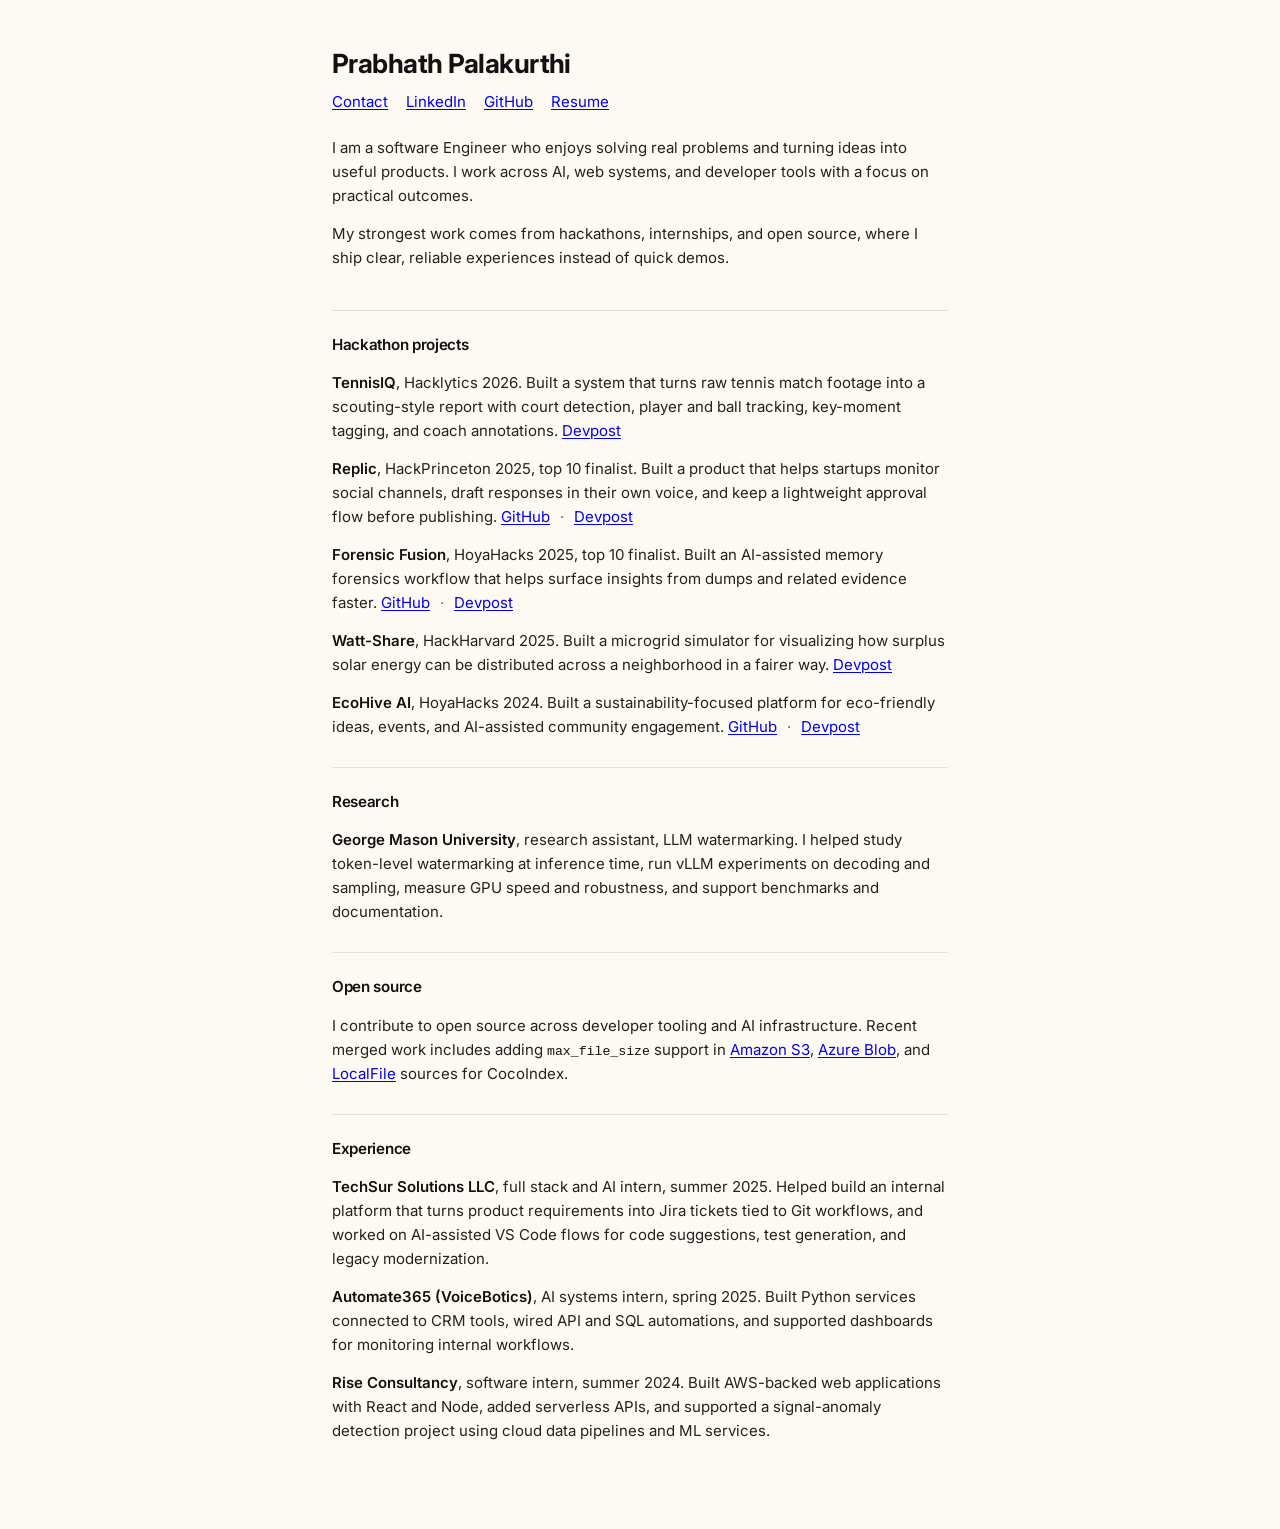
<file: index.html>
<!DOCTYPE html>
<html lang="en">
<head>
    <meta charset="UTF-8">
    <meta name="viewport" content="width=device-width, initial-scale=1.0">
    <title>Prabhath Palakurthi</title>
    <meta
        name="description"
        content="Prabhath Palakurthi is a computer science student and software builder focused on hackathon projects, open source, and product engineering."
    >
    <link rel="preconnect" href="https://fonts.googleapis.com">
    <link rel="preconnect" href="https://fonts.gstatic.com" crossorigin>
    <link href="https://fonts.googleapis.com/css2?family=Inter:wght@400;500;600;700&display=swap" rel="stylesheet">
    <link rel="stylesheet" href="style.css">
</head>
<body>
    <main class="page">
        <header class="header">
            <h1>Prabhath Palakurthi</h1>
            <p class="links">
                <a href="mailto:palakurthiprabhath@gmail.com">Contact</a>
                <a href="https://www.linkedin.com/in/prabhath004/" target="_blank" rel="noopener noreferrer">LinkedIn</a>
                <a href="https://github.com/prabhath004" target="_blank" rel="noopener noreferrer">GitHub</a>
                <a href="images/palakurthi_resume.pdf" target="_blank" rel="noopener noreferrer">Resume</a>
            </p>
            <p class="intro">
        I am a software Engineer who enjoys solving real problems and turning ideas into useful products.
                I work across AI, web systems, and developer tools with a focus on practical outcomes.
            </p>
            <p class="intro">
                My strongest work comes from hackathons, internships, and open source, where I ship clear,
                reliable experiences instead of quick demos.
            </p>
        </header>

        <section id="projects">
            <h2>Hackathon projects</h2>

            <p>
                <strong>TennisIQ</strong>, Hacklytics 2026. Built a system that turns raw tennis match
                footage into a scouting-style report with court detection, player and ball tracking,
                key-moment tagging, and coach annotations.
                <a href="https://devpost.com/software/tennisiq" target="_blank" rel="noopener noreferrer">Devpost</a>
            </p>

            <p>
                <strong>Replic</strong>, HackPrinceton 2025, top 10 finalist. Built a product that
                helps startups monitor social channels, draft responses in their own voice, and keep a
                lightweight approval flow before publishing.
                <a href="https://github.com/prabhath004/twitly" target="_blank" rel="noopener noreferrer">GitHub</a>
                <span class="divider">·</span>
                <a href="https://devpost.com/software/brand-pilot" target="_blank" rel="noopener noreferrer">Devpost</a>
            </p>

            <p>
                <strong>Forensic Fusion</strong>, HoyaHacks 2025, top 10 finalist. Built an AI-assisted
                memory forensics workflow that helps surface insights from dumps and related evidence
                faster.
                <a href="https://github.com/prabhath004/forensic-fusion" target="_blank" rel="noopener noreferrer">GitHub</a>
                <span class="divider">·</span>
                <a href="https://devpost.com/software/goat-cdbnoz" target="_blank" rel="noopener noreferrer">Devpost</a>
            </p>

            <p>
                <strong>Watt-Share</strong>, HackHarvard 2025. Built a microgrid simulator for
                visualizing how surplus solar energy can be distributed across a neighborhood in a
                fairer way.
                <a href="https://devpost.com/software/project-hackharvard-25" target="_blank" rel="noopener noreferrer">Devpost</a>
            </p>

            <p>
                <strong>EcoHive AI</strong>, HoyaHacks 2024. Built a sustainability-focused platform for
                eco-friendly ideas, events, and AI-assisted community engagement.
                <a href="https://github.com/prabhath004/Ecohive" target="_blank" rel="noopener noreferrer">GitHub</a>
                <span class="divider">·</span>
                <a href="https://devpost.com/software/ecosphere-ai" target="_blank" rel="noopener noreferrer">Devpost</a>
            </p>
        </section>

        <section id="research">
            <h2>Research</h2>

            <p>
                <strong>George Mason University</strong>, research assistant, LLM watermarking. I helped study token-level watermarking at inference time,
                run vLLM experiments on decoding and sampling, measure GPU speed and robustness, and
                support benchmarks and documentation.
            </p>
        </section>

        <section id="open-source">
            <h2>Open source</h2>

            <p>
                I contribute to open source across developer tooling and AI infrastructure. Recent
                merged work includes adding <code>max_file_size</code> support in
                <a href="https://github.com/cocoindex-io/cocoindex/pull/1257" target="_blank" rel="noopener noreferrer">Amazon S3</a>,
                <a href="https://github.com/cocoindex-io/cocoindex/pull/1259" target="_blank" rel="noopener noreferrer">Azure Blob</a>,
                and
                <a href="https://github.com/cocoindex-io/cocoindex/pull/1260" target="_blank" rel="noopener noreferrer">LocalFile</a>
                sources for CocoIndex.
            </p>
        </section>

        <section id="experience">
            <h2>Experience</h2>

            <p>
                <strong>TechSur Solutions LLC</strong>, full stack and AI intern, summer 2025. Helped
                build an internal platform that turns product requirements into Jira tickets tied to
                Git workflows, and worked on AI-assisted VS Code flows for code suggestions, test
                generation, and legacy modernization.
            </p>

            <p>
                <strong>Automate365 (VoiceBotics)</strong>, AI systems intern, spring 2025. Built
                Python services connected to CRM tools, wired API and SQL automations, and supported
                dashboards for monitoring internal workflows.
            </p>

            <p>
                <strong>Rise Consultancy</strong>, software intern, summer 2024. Built AWS-backed web
                applications with React and Node, added serverless APIs, and supported a signal-anomaly
                detection project using cloud data pipelines and ML services.
            </p>
        </section>
    </main>
</body>
</html>
</file>
<file: style.css>
:root {
    --bg: #fdfaf3;
    --text: #111;
    --body: #222;
    --link: #0000ee;
    --link-visited: #551a8b;
    --rule: #e5e0d5;
}

* {
    box-sizing: border-box;
}

html {
    scroll-behavior: smooth;
}

body {
    margin: 0;
    background: var(--bg);
    color: var(--body);
    font-family: "Inter", ui-sans-serif, system-ui, -apple-system, "Segoe UI", Roboto, Helvetica,
        Arial, sans-serif;
    font-size: 15px;
    line-height: 1.6;
    -webkit-font-smoothing: antialiased;
}

.page {
    max-width: 42rem;
    margin: 0 auto;
    padding: 48px 28px 72px;
}

.header {
    margin-bottom: 40px;
}

h1,
h2 {
    font-family: "Inter", ui-sans-serif, system-ui, -apple-system, "Segoe UI", Roboto, Helvetica,
        Arial, sans-serif;
    color: var(--text);
    font-weight: 700;
    letter-spacing: -0.02em;
}

h1 {
    margin: 0 0 10px;
    font-size: 1.65rem;
    line-height: 1.2;
}

h2 {
    margin: 0 0 14px;
    font-size: 0.95rem;
    font-weight: 600;
    text-transform: none;
}

.links {
    margin: 0 0 22px;
    font-size: 15px;
}

.links a {
    margin-right: 14px;
}

.intro,
section p {
    margin: 0 0 14px;
    color: var(--body);
    font-size: 15px;
    line-height: 1.6;
}

strong {
    color: var(--text);
    font-weight: 600;
}

section {
    margin-top: 28px;
    padding-top: 22px;
    border-top: 1px solid var(--rule);
}

a {
    color: var(--link);
    text-decoration: underline;
    text-underline-offset: 2px;
}

a:visited {
    color: var(--link-visited);
}

a:hover {
    text-decoration-thickness: 1px;
}

code {
    font-family: ui-monospace, "SFMono-Regular", Menlo, Consolas, monospace;
    font-size: 0.88em;
    color: var(--text);
}

.divider {
    color: #666;
    margin: 0 6px;
}

@media (max-width: 520px) {
    .page {
        padding: 32px 18px 56px;
    }

    .links a {
        display: inline-block;
        margin-right: 12px;
        margin-bottom: 6px;
    }
}
</file>
